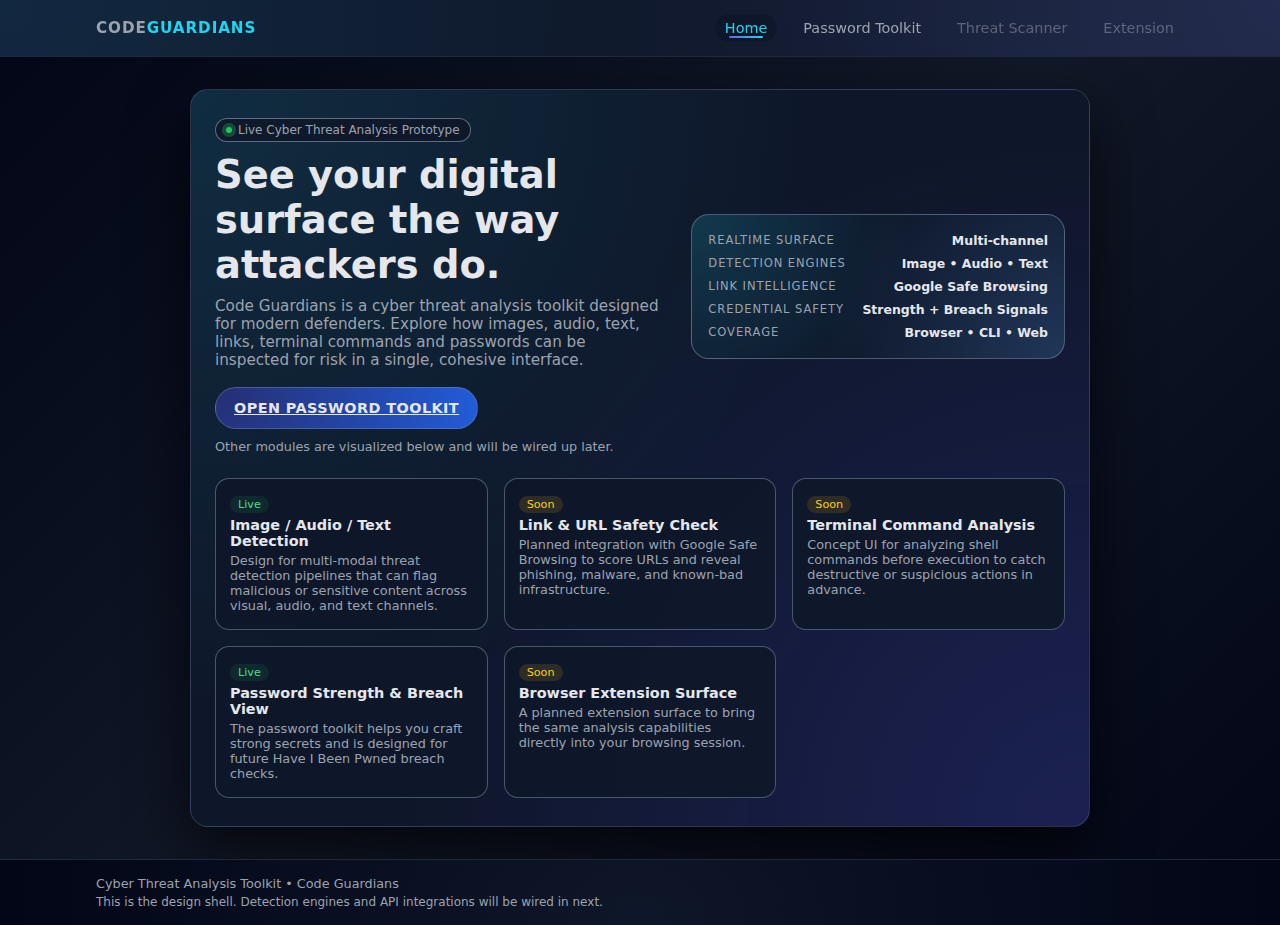
<file: index.html>
<!DOCTYPE html>
<html lang="en">
<head>
  <meta charset="UTF-8">
  <title>Code Guardians | Cyber Threat Analysis Toolkit</title>
  <link rel="stylesheet" href="style.css">
</head>
<body>
  <header class="site-header">
    <div class="header-inner">
      <div class="logo">Code<span>Guardians</span></div>
      <nav class="nav">
        <a href="index.html" class="nav-link active">Home</a>
        <a href="pass.html" class="nav-link">Password Toolkit</a>
        <a href="#" class="nav-link disabled">Threat Scanner</a>
        <a href="#" class="nav-link disabled">Extension</a>
      </nav>
    </div>
  </header>

  <main class="main">
    <div class="container">
      <section class="hero">
        <div class="hero-copy">
          <div class="hero-badge">
            <span class="hero-badge-dot"></span>
            Live Cyber Threat Analysis Prototype
          </div>
          <h1>See your digital surface the way attackers do.</h1>
          <p>
            Code Guardians is a cyber threat analysis toolkit designed for modern defenders.
            Explore how images, audio, text, links, terminal commands and passwords can be
            inspected for risk in a single, cohesive interface.
          </p>

          <div class="hero-actions">
            <a href="pass.html" class="button" style="flex:0 0 auto; width:auto;">Open Password Toolkit</a>
            <span class="hero-secondary">Other modules are visualized below and will be wired up later.</span>
          </div>
        </div>

        <aside class="hero-panel" aria-label="High-level threat telemetry mockup">
          <div class="hero-panel-row">
            <span>Realtime Surface</span>
            <strong>Multi‑channel</strong>
          </div>
          <div class="hero-panel-row">
            <span>Detection Engines</span>
            <strong>Image • Audio • Text</strong>
          </div>
          <div class="hero-panel-row">
            <span>Link Intelligence</span>
            <strong>Google Safe Browsing</strong>
          </div>
          <div class="hero-panel-row">
            <span>Credential Safety</span>
            <strong>Strength + Breach Signals</strong>
          </div>
          <div class="hero-panel-row">
            <span>Coverage</span>
            <strong>Browser • CLI • Web</strong>
          </div>
        </aside>
      </section>

      <section class="feature-grid" aria-label="Cyber Threat Analysis Features">
        <article class="feature-card">
          <div class="feature-tag">Live</div>
          <h2 class="feature-card-title">Image / Audio / Text Detection</h2>
          <p>Design for multi‑modal threat detection pipelines that can flag malicious or sensitive content across visual, audio, and text channels.</p>
        </article>

        <article class="feature-card">
          <div class="feature-tag soon">Soon</div>
          <h2 class="feature-card-title">Link &amp; URL Safety Check</h2>
          <p>Planned integration with Google Safe Browsing to score URLs and reveal phishing, malware, and known‑bad infrastructure.</p>
        </article>

        <article class="feature-card">
          <div class="feature-tag soon">Soon</div>
          <h2 class="feature-card-title">Terminal Command Analysis</h2>
          <p>Concept UI for analyzing shell commands before execution to catch destructive or suspicious actions in advance.</p>
        </article>

        <article class="feature-card">
          <div class="feature-tag">Live</div>
          <h2 class="feature-card-title">Password Strength &amp; Breach View</h2>
          <p>The password toolkit helps you craft strong secrets and is designed for future Have I Been Pwned breach checks.</p>
        </article>

        <article class="feature-card">
          <div class="feature-tag soon">Soon</div>
          <h2 class="feature-card-title">Browser Extension Surface</h2>
          <p>A planned extension surface to bring the same analysis capabilities directly into your browsing session.</p>
        </article>
      </section>
    </div>
  </main>

  <footer class="site-footer">
    <div class="footer-inner">
      <p>Cyber Threat Analysis Toolkit &bull; Code Guardians</p>
      <p class="footer-meta">This is the design shell. Detection engines and API integrations will be wired in next.</p>
    </div>
  </footer>
</body>
</html>
</file>
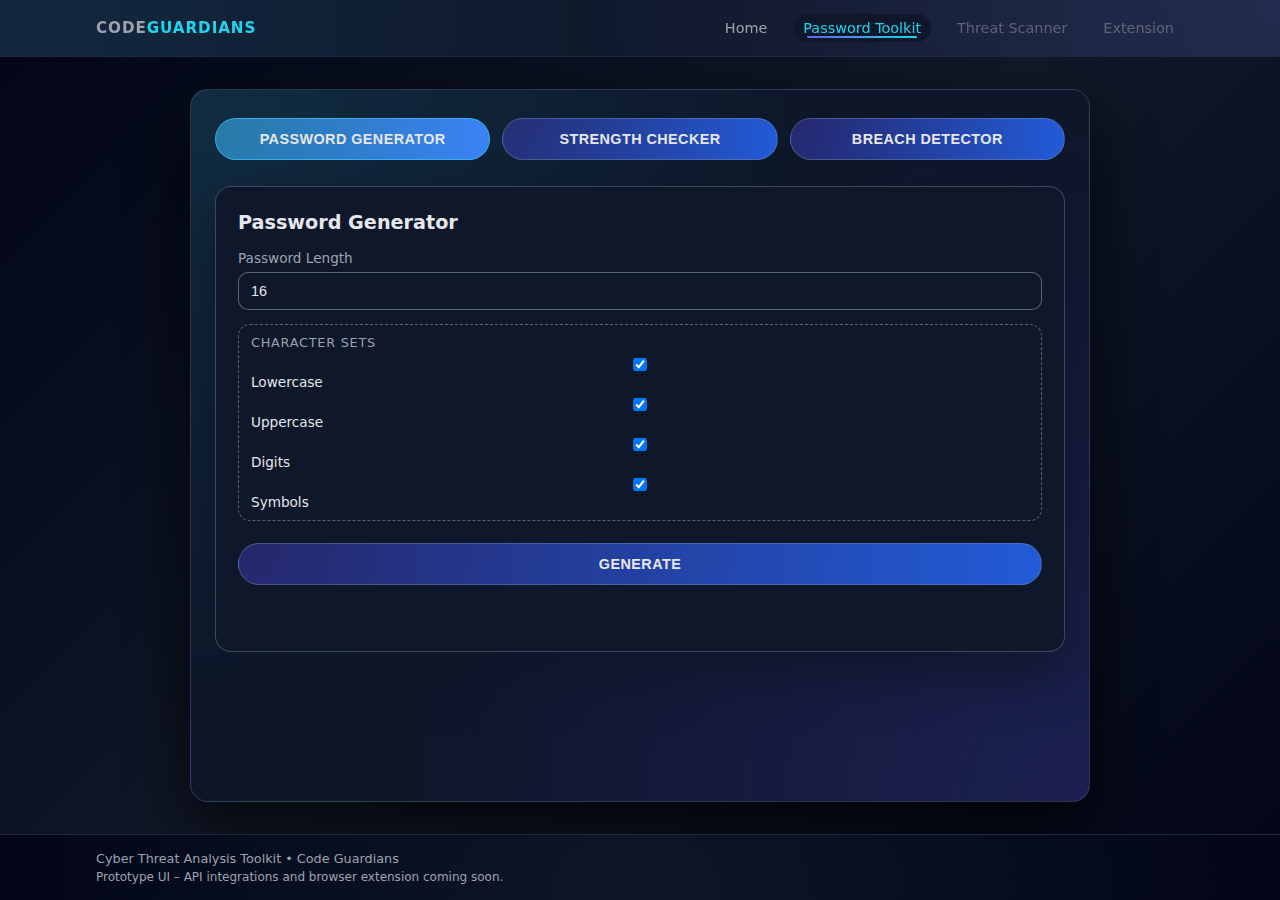
<file: pass.html>
<!DOCTYPE html>
<html lang="en">
<head>
  <meta charset="UTF-8">
  <title>Password Security Toolkit | Code Guardians</title>
  <link rel="stylesheet" href="style.css">
</head>

<body>
  <header class="site-header">
    <div class="header-inner">
      <div class="logo">Code<span>Guardians</span></div>
      <nav class="nav">
        <a href="index.html" class="nav-link">Home</a>
        <a href="pass.html" class="nav-link active">Password Toolkit</a>
        <a href="#" class="nav-link disabled">Threat Scanner</a>
        <a href="#" class="nav-link disabled">Extension</a>
      </nav>
    </div>
  </header>

  <main class="main">
    <div class="container">

      <!-- Buttons -->
      <div class="button-group">
        <button class="button active" data-target="generator">Password Generator</button>
        <button class="button" data-target="strength">Strength Checker</button>
        <button class="button" data-target="breach">Breach Detector</button>
      </div>

      <!-- Password Generator -->
      <section class="content-section active" id="generator">
        <div class="card">
          <h2>Password Generator</h2>

          <form id="generator-form" class="form-grid">
            <div class="form-row">
              <label for="generator-length">Password Length</label>
              <input id="generator-length" type="number" min="8" max="64" value="16" required>
            </div>

            <div class="form-row checkbox-row">
              <span>Character sets</span>
              <label><input type="checkbox" id="gen-lower" checked> Lowercase</label>
              <label><input type="checkbox" id="gen-upper" checked> Uppercase</label>
              <label><input type="checkbox" id="gen-digits" checked> Digits</label>
              <label><input type="checkbox" id="gen-symbols" checked> Symbols</label>
            </div>

            <button type="submit" class="button full-width">Generate</button>
          </form>

          <div class="password-output" id="generated-password" aria-live="polite"></div>
        </div>
      </section>

      <!-- Strength Checker -->
      <section class="content-section" id="strength">
        <div class="card">
          <h2>Password Strength Checker</h2>

          <form id="strength-form" class="form-grid">
            <div class="form-row">
              <label for="strength-password">Password</label>
              <input id="strength-password" type="password" placeholder="Enter or paste a password" required>
            </div>

            <button type="submit" class="button full-width">Analyze Strength</button>
          </form>

          <div class="strength-meter" aria-live="polite">
            <div class="strength-bar" id="strength-bar"></div>
          </div>
          <p class="strength-label" id="strength-label">Start typing to see password strength.</p>
          <ul class="strength-suggestions" id="strength-suggestions"></ul>
        </div>
      </section>

      <!-- Breach Detector (UI only, no API wiring yet) -->
      <section class="content-section" id="breach">
        <div class="card">
          <h2>Password Breach Detector</h2>

          <p class="muted">This UI is designed for future integration with the Have I Been Pwned API.</p>
          <form id="breach-form" class="form-grid">
            <div class="form-row">
              <label for="breach-password">Password</label>
              <input id="breach-password" type="password" placeholder="Enter password to check" required>
            </div>

            <button type="submit" class="button full-width" disabled>Check Breach (Coming Soon)</button>
          </form>
        </div>
      </section>

    </div>
  </main>

  <footer class="site-footer">
    <div class="footer-inner">
      <p>Cyber Threat Analysis Toolkit &bull; Code Guardians</p>
      <p class="footer-meta">Prototype UI – API integrations and browser extension coming soon.</p>
    </div>
  </footer>

  <!-- JS -->
  <script src="./Password.js"></script>
  <script>
    // Pull utilities from global namespace exposed by Password.js
    const { generatePassword, evaluatePasswordStrength } = window.PasswordUtils || {};

    const tabButtons = document.querySelectorAll('.button-group .button');
    const sections = document.querySelectorAll('.content-section');

    tabButtons.forEach(btn => {
      btn.addEventListener('click', () => {
        const target = btn.dataset.target;

        sections.forEach(sec => {
          sec.classList.toggle('active', sec.id === target);
        });

        tabButtons.forEach(b => b.classList.remove('active'));
        btn.classList.add('active');
      });
    });

    // ----- Password Generator -----
    const generatorForm = document.getElementById('generator-form');
    const generatedPasswordEl = document.getElementById('generated-password');

    generatorForm.addEventListener('submit', (event) => {
      event.preventDefault();

      const length = parseInt(document.getElementById('generator-length').value, 10) || 16;
      const useLower = document.getElementById('gen-lower').checked;
      const useUpper = document.getElementById('gen-upper').checked;
      const useDigits = document.getElementById('gen-digits').checked;
      const useSymbols = document.getElementById('gen-symbols').checked;

      try {
        const password = generatePassword({ length, useUpper, useLower, useDigits, useSymbols });
        generatedPasswordEl.textContent = password;
        generatedPasswordEl.classList.remove('error');
        generatedPasswordEl.classList.add('visible');
      } catch (error) {
        generatedPasswordEl.textContent = error.message;
        generatedPasswordEl.classList.add('visible', 'error');
      }
    });

    // ----- Password Strength Checker -----
    const strengthForm = document.getElementById('strength-form');
    const strengthInput = document.getElementById('strength-password');
    const strengthBar = document.getElementById('strength-bar');
    const strengthLabel = document.getElementById('strength-label');
    const strengthSuggestions = document.getElementById('strength-suggestions');

    function updateStrengthView() {
      const { score, label, suggestions } = evaluatePasswordStrength(strengthInput.value);

      const percentages = [0, 25, 50, 75, 100];
      strengthBar.style.width = percentages[score] + '%';
      strengthBar.className = 'strength-bar strength-' + score;

      strengthLabel.textContent = label;

      strengthSuggestions.innerHTML = '';
      suggestions.forEach(text => {
        const li = document.createElement('li');
        li.textContent = text;
        strengthSuggestions.appendChild(li);
      });
    }

    strengthInput.addEventListener('input', updateStrengthView);

    strengthForm.addEventListener('submit', (event) => {
      event.preventDefault();
      updateStrengthView();
    });

    // Prevent default submit for other forms that are not wired to a backend yet
    document.getElementById('breach-form').addEventListener('submit', (event) => event.preventDefault());
  </script>
</body>
</html>
</file>
<file: style.css>
/* ===== Global Reset ===== */
* {
    margin: 0;
    padding: 0;
    box-sizing: border-box;
}

:root {
    --bg-gradient: linear-gradient(135deg, #020617, #111827, #020617);
    --accent: #22d3ee;
    --accent-soft: rgba(34, 211, 238, 0.14);
    --accent-strong: #0ea5e9;
    --accent-secondary: #6366f1;
    --surface: #020617;
    --surface-elevated: #020617;
    --text-main: #e5e7eb;
    --text-muted: #9ca3af;
    --border-subtle: #1f2937;
    --danger: #f97373;
}

/* ===== Body / Layout ===== */
body {
    font-family: 'Segoe UI', system-ui, -apple-system, BlinkMacSystemFont, sans-serif;
    background: var(--bg-gradient);
    color: var(--text-main);
    min-height: 100vh;
    display: flex;
    flex-direction: column;
}

main.main {
    flex: 1;
    display: flex;
    justify-content: center;
    padding: 32px 16px;
}

/* ===== Site Shell: Header / Nav / Footer ===== */
.site-header {
    border-bottom: 1px solid var(--border-subtle);
    backdrop-filter: blur(18px);
    background: radial-gradient(circle at top left, rgba(56, 189, 248, 0.12), transparent 55%),
                radial-gradient(circle at top right, rgba(129, 140, 248, 0.18), transparent 55%),
                rgba(15, 23, 42, 0.85);
}

.header-inner {
    max-width: 1120px;
    margin: 0 auto;
    padding: 14px 16px;
    display: flex;
    align-items: center;
    justify-content: space-between;
    gap: 24px;
}

.logo {
    font-weight: 700;
    letter-spacing: 0.06em;
    text-transform: uppercase;
    font-size: 0.95rem;
    color: var(--text-muted);
}

.logo span {
    color: var(--accent);
}

.nav {
    display: flex;
    gap: 16px;
}

.nav-link {
    position: relative;
    font-size: 0.9rem;
    color: var(--text-muted);
    text-decoration: none;
    padding: 6px 10px;
    border-radius: 999px;
    transition: color 0.18s ease, background-color 0.18s ease, transform 0.18s ease;
}

.nav-link::after {
    content: "";
    position: absolute;
    left: 14px;
    bottom: 4px;
    right: 14px;
    height: 2px;
    background: linear-gradient(90deg, var(--accent-secondary), var(--accent));
    border-radius: 999px;
    opacity: 0;
    transform: scaleX(0.5);
    transform-origin: center;
    transition: opacity 0.18s ease, transform 0.18s ease;
}

.nav-link:hover {
    color: var(--text-main);
    background-color: rgba(15, 23, 42, 0.7);
    transform: translateY(-1px);
}

.nav-link.active {
    color: var(--accent);
    background-color: rgba(15, 23, 42, 0.95);
}

.nav-link.active::after {
    opacity: 1;
    transform: scaleX(1);
}

.nav-link.disabled {
    opacity: 0.5;
    cursor: not-allowed;
}

.site-footer {
    border-top: 1px solid var(--border-subtle);
    background: radial-gradient(circle at bottom, rgba(15, 23, 42, 0.9), #020617);
}

.footer-inner {
    max-width: 1120px;
    margin: 0 auto;
    padding: 16px;
    font-size: 0.8rem;
    color: var(--text-muted);
    display: flex;
    flex-direction: column;
    gap: 4px;
}

.footer-meta {
    font-size: 0.75rem;
}

/* ===== Main Container (Cards / Tools) ===== */
.container {
    background: radial-gradient(circle at top left, rgba(34, 211, 238, 0.12), transparent 55%),
                radial-gradient(circle at bottom right, rgba(79, 70, 229, 0.22), transparent 60%),
                rgba(15, 23, 42, 0.96);
    border-radius: 18px;
    padding: 28px 24px;
    max-width: 900px;
    width: 100%;
    box-shadow: 0 26px 60px rgba(0, 0, 0, 0.7);
    border: 1px solid rgba(148, 163, 184, 0.22);
}

/* ===== Button Group (Tabs) ===== */
.button-group {
    display: flex;
    gap: 12px;
    margin-bottom: 26px;
}

/* ===== Buttons ===== */
.button {
    flex: 1;
    padding: 12px 18px;
    font-size: 0.9rem;
    font-weight: 600;
    border-radius: 999px;
    border: 1px solid rgba(148, 163, 184, 0.35);
    cursor: pointer;
    color: #e5e7eb;
    background: radial-gradient(circle at top left, rgba(79, 70, 229, 0.35), rgba(37, 99, 235, 0.9));
    transition: all 0.22s ease;
    letter-spacing: 0.03em;
    text-transform: uppercase;
}

.button:hover {
    transform: translateY(-1px);
    box-shadow: 0 12px 30px rgba(37, 99, 235, 0.65);
}

.button.active {
    background: radial-gradient(circle at top left, rgba(56, 189, 248, 0.55), rgba(59, 130, 246, 1));
    border-color: rgba(56, 189, 248, 0.8);
}

.button.full-width {
    width: 100%;
    margin-top: 8px;
}

/* ===== Content Sections ===== */
.content-section {
    display: none;
    animation: fadeIn 0.35s ease forwards;
}

.content-section.active {
    display: block;
}

/* ===== Cards ===== */
.card {
    background: rgba(15, 23, 42, 0.98);
    border-radius: 16px;
    padding: 24px 22px;
    box-shadow: 0 22px 50px rgba(15, 23, 42, 0.95);
    border: 1px solid rgba(148, 163, 184, 0.35);
}

.card h2 {
    margin-bottom: 16px;
    font-size: 1.2rem;
    font-weight: 650;
}

.muted {
    color: var(--text-muted);
    font-size: 0.9rem;
    margin-bottom: 12px;
}

/* ===== Forms / Inputs ===== */
.form-grid {
    display: flex;
    flex-direction: column;
    gap: 14px;
}

.form-row {
    display: flex;
    flex-direction: column;
    gap: 6px;
}

.form-row label {
    font-size: 0.85rem;
    color: var(--text-muted);
}

.checkbox-row {
    padding: 10px 12px;
    border-radius: 12px;
    border: 1px dashed rgba(148, 163, 184, 0.55);
    background: rgba(15, 23, 42, 0.9);
    gap: 8px;
}

.checkbox-row span {
    font-size: 0.8rem;
    text-transform: uppercase;
    letter-spacing: 0.06em;
    color: var(--text-muted);
}

.checkbox-row label {
    font-size: 0.85rem;
    color: var(--text-main);
}

.checkbox-row input[type="checkbox"] {
    margin-right: 6px;
}

input,
textarea {
    width: 100%;
    padding: 10px 12px;
    border-radius: 10px;
    border: 1px solid rgba(148, 163, 184, 0.55);
    font-size: 0.9rem;
    background: rgba(15, 23, 42, 0.9);
    color: var(--text-main);
    transition: border-color 0.18s ease, box-shadow 0.18s ease, background-color 0.18s ease;
}

input::placeholder,
textarea::placeholder {
    color: rgba(148, 163, 184, 0.7);
}

input:focus,
textarea:focus {
    outline: none;
    border-color: var(--accent);
    box-shadow: 0 0 0 1px rgba(56, 189, 248, 0.8), 0 0 0 10px rgba(15, 23, 42, 0.9);
}

/* ===== Password Output ===== */
.password-output {
    margin-top: 16px;
    padding: 12px 14px;
    border-radius: 12px;
    background: radial-gradient(circle at top left, rgba(22, 163, 74, 0.4), rgba(21, 128, 61, 0.8));
    font-family: "SF Mono", "Consolas", ui-monospace, Menlo, Monaco, monospace;
    font-size: 0.9rem;
    word-break: break-all;
    border: 1px solid rgba(34, 197, 94, 0.7);
    color: #dcfce7;
    opacity: 0;
    transform: translateY(4px);
    transition: opacity 0.18s ease, transform 0.18s ease;
}

.password-output.visible {
    opacity: 1;
    transform: translateY(0);
}

.password-output.error {
    background: radial-gradient(circle at top left, rgba(248, 113, 113, 0.4), rgba(220, 38, 38, 0.9));
    border-color: rgba(248, 113, 113, 0.85);
    color: #fee2e2;
}

/* ===== Strength Meter ===== */
.strength-meter {
    margin-top: 18px;
    height: 8px;
    border-radius: 999px;
    background: rgba(15, 23, 42, 1);
    border: 1px solid rgba(31, 41, 55, 1);
    overflow: hidden;
}

.strength-bar {
    height: 100%;
    width: 0;
    border-radius: inherit;
    transition: width 0.18s ease, background-color 0.18s ease;
}

.strength-0 {
    background-color: #ef4444;
}

.strength-1 {
    background-color: #f97316;
}

.strength-2 {
    background-color: #facc15;
}

.strength-3 {
    background-color: #22c55e;
}

.strength-4 {
    background: linear-gradient(90deg, #22c55e, #22d3ee);
}

.strength-label {
    margin-top: 10px;
    font-size: 0.85rem;
}

.strength-suggestions {
    margin-top: 8px;
    padding-left: 18px;
    font-size: 0.8rem;
    color: var(--text-muted);
}

.strength-suggestions li + li {
    margin-top: 4px;
}

/* ===== Hero / Home Page ===== */
.hero {
    display: grid;
    grid-template-columns: minmax(0, 3fr) minmax(0, 2.5fr);
    gap: 28px;
    align-items: center;
}

.hero-copy h1 {
    font-size: clamp(1.9rem, 3vw, 2.4rem);
    margin-bottom: 10px;
}

.hero-copy p {
    color: var(--text-muted);
    font-size: 0.95rem;
    max-width: 34rem;
}

.hero-badge {
    display: inline-flex;
    align-items: center;
    gap: 6px;
    font-size: 0.75rem;
    padding: 4px 10px;
    border-radius: 999px;
    background: rgba(15, 23, 42, 0.9);
    border: 1px solid rgba(148, 163, 184, 0.6);
    color: var(--text-muted);
    margin-bottom: 10px;
}

.hero-badge-dot {
    width: 6px;
    height: 6px;
    border-radius: 999px;
    background: #22c55e;
    box-shadow: 0 0 0 4px rgba(34, 197, 94, 0.3);
}

.hero-actions {
    margin-top: 18px;
    display: flex;
    flex-wrap: wrap;
    gap: 10px;
}

.hero-secondary {
    font-size: 0.8rem;
    color: var(--text-muted);
}

.hero-panel {
    border-radius: 18px;
    background: radial-gradient(circle at top left, rgba(34, 211, 238, 0.18), transparent 55%),
                radial-gradient(circle at bottom right, rgba(96, 165, 250, 0.22), transparent 60%),
                rgba(15, 23, 42, 0.95);
    border: 1px solid rgba(148, 163, 184, 0.45);
    padding: 18px 16px;
    display: grid;
    gap: 8px;
}

.hero-panel-row {
    display: flex;
    justify-content: space-between;
    font-size: 0.78rem;
    color: var(--text-muted);
}

.hero-panel-row span:first-child {
    text-transform: uppercase;
    letter-spacing: 0.08em;
    font-size: 0.72rem;
}

.hero-panel-row strong {
    color: #e5e7eb;
}

/* ===== Feature Grid ===== */
.feature-grid {
    margin-top: 24px;
    display: grid;
    grid-template-columns: repeat(auto-fit, minmax(210px, 1fr));
    gap: 16px;
}

.feature-card {
    padding: 14px 14px 16px;
    border-radius: 14px;
    background: rgba(15, 23, 42, 0.95);
    border: 1px solid rgba(148, 163, 184, 0.45);
}

.feature-card-title {
    font-size: 0.9rem;
    margin-bottom: 4px;
}

.feature-card p {
    font-size: 0.8rem;
    color: var(--text-muted);
}

.feature-tag {
    display: inline-flex;
    align-items: center;
    justify-content: center;
    padding: 2px 8px;
    border-radius: 999px;
    font-size: 0.7rem;
    background: rgba(22, 163, 74, 0.14);
    color: #4ade80;
    margin-bottom: 4px;
}

.feature-tag.soon {
    background: rgba(234, 179, 8, 0.14);
    color: #facc15;
}

/* ===== Animations ===== */
@keyframes fadeIn {
    from {
        opacity: 0;
        transform: translateY(10px);
    }
    to {
        opacity: 1;
        transform: translateY(0);
    }
}

/* ===== Responsive ===== */
@media (max-width: 768px) {
    .header-inner {
        flex-direction: column;
        align-items: flex-start;
    }

    .nav {
        flex-wrap: wrap;
        row-gap: 6px;
    }

    main.main {
        padding: 20px 10px;
    }

    .container {
        padding: 20px 18px;
    }

    .hero {
        grid-template-columns: minmax(0, 1fr);
    }

    .button-group {
        flex-direction: column;
    }

    .button {
        width: 100%;
    }
}
</file>
